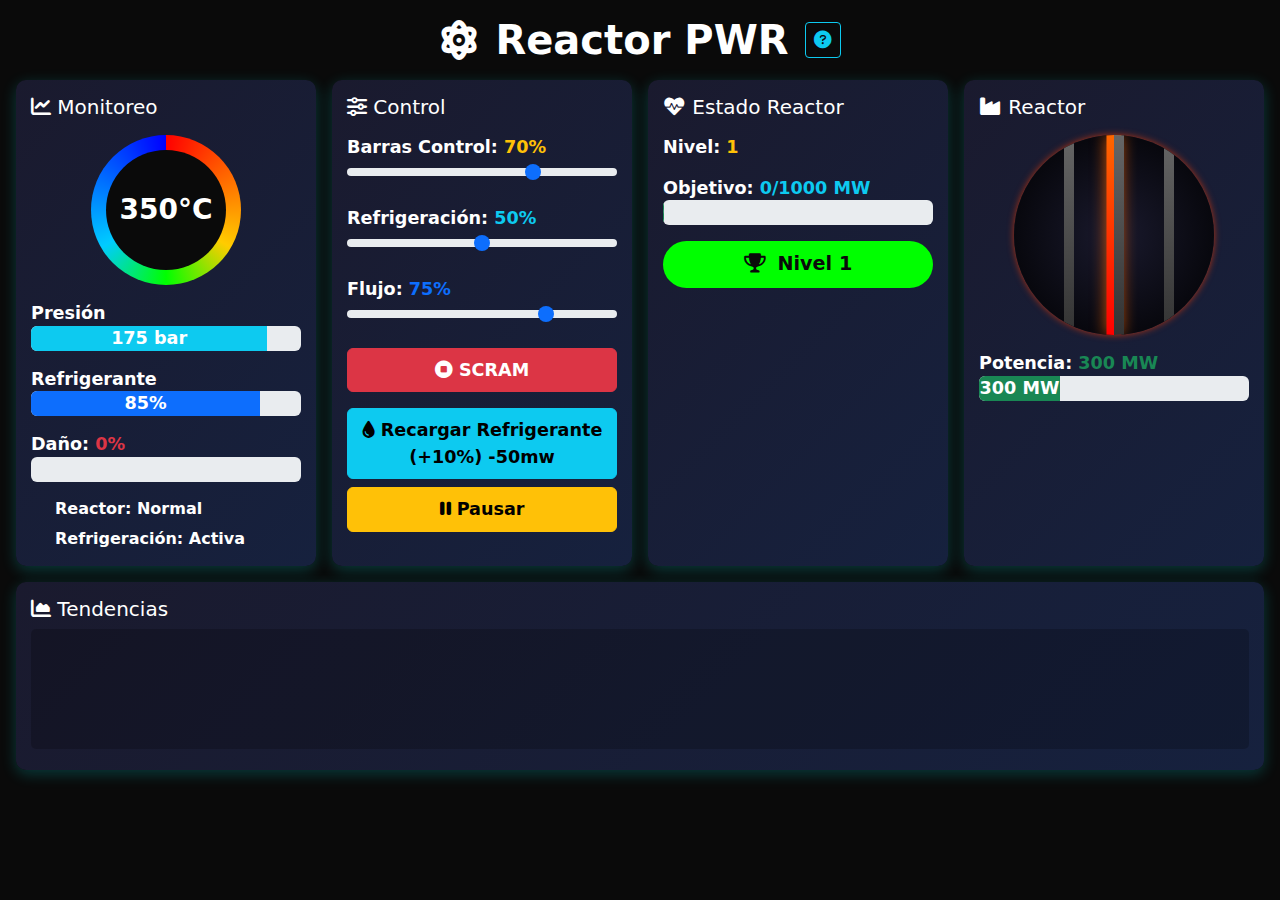
<file: index.html>
<!DOCTYPE html>
<html lang="es">
<head>
    <meta charset="UTF-8">
    <meta name="viewport" content="width=device-width, initial-scale=1.0">
    <title>Simulador Reactor Nuclear PWR</title>
    <link href="https://cdn.jsdelivr.net/npm/bootstrap@5.3.0/dist/css/bootstrap.min.css" rel="stylesheet">
    <link href="https://cdnjs.cloudflare.com/ajax/libs/font-awesome/6.0.0/css/all.min.css" rel="stylesheet">
    <link rel="stylesheet" href="styles.css">
</head>
<body>
    <div class="container-fluid p-3">
        <h1 class="text-center mb-3 fw-bold d-flex align-items-center justify-content-center gap-3">
            <i class="fas fa-atom"></i> Reactor PWR
            <a href="ayuda.html" class="btn btn-outline-info btn-sm" title="Ver ayuda">
                <i class="fas fa-question-circle"></i>
            </a>
        </h1>

        <!-- Alertas -->
        <div class="alert alert-danger py-2" id="criticalAlert" role="alert">
            <i class="fas fa-exclamation-triangle"></i> ¡CRÍTICO! SCRAM inmediato
        </div>
        <div class="alert alert-warning py-2" id="warningAlert" role="alert">
            <i class="fas fa-exclamation-circle"></i> Alerta: Sistema fuera de rango
        </div>

        <div class="row g-3">
            <!-- Panel de Monitoreo -->
            <div class="col-lg-3 col-md-6">
                <div class="panel">
                    <h3 class="fs-5 mb-3"><i class="fas fa-chart-line"></i> Monitoreo</h3>
                    
                    <div class="gauge-container mb-3">
                        <div class="gauge">
                            <div class="gauge-inner" id="tempDisplay">350°C</div>
                        </div>
                    </div>
                    
                    <div class="mb-3">
                        <label class="fw-bold fs-6">Presión</label>
                        <div class="progress" style="height: 25px">
                            <div class="progress-bar bg-info fs-6" id="pressureBar" style="width: 70%">155 bar</div>
                        </div>
                    </div>
                    
                    <div class="mb-3">
                        <label class="fw-bold fs-6">Refrigerante</label>
                        <div class="progress" style="height: 25px">
                            <div class="progress-bar bg-primary fs-6" id="coolantBar" style="width: 85%">85%</div>
                        </div>
                    </div>

                    <div class="mb-3">
                        <label class="fw-bold fs-6">Daño: <span id="damageValue" class="text-danger">0%</span></label>
                        <div class="progress" style="height: 25px">
                            <div class="progress-bar bg-danger fs-6" id="damageBar" style="width: 0%"></div>
                        </div>
                    </div>
                    
                    <div class="status-grid">
                        <div class="status-item">
                            <span class="status-indicator" id="reactorStatus"></span>
                            <span class="fw-bold">Reactor: <span id="reactorState">Normal</span></span>
                        </div>
                        <div class="status-item">
                            <span class="status-indicator" id="coolantStatus"></span>
                            <span class="fw-bold">Refrigeración: <span id="coolantState">Activa</span></span>
                        </div>
                    </div>
                </div>
            </div>
            
            <!-- Panel de Control -->
            <div class="col-lg-3 col-md-6">
                <div class="panel">
                    <h3 class="fs-5 mb-3"><i class="fas fa-sliders-h"></i> Control</h3>
                    
                    <div class="mb-3">
                        <label class="fw-bold fs-6">Barras Control: <span id="rodValue" class="text-warning">70%</span></label>
                        <input type="range" class="form-range" id="controlRods" min="0" max="100" value="70">
                    </div>
                    
                    <div class="mb-3">
                        <label class="fw-bold fs-6">Refrigeración: <span id="coolingValue" class="text-info">50%</span></label>
                        <input type="range" class="form-range" id="coolingSpeed" min="0" max="100" value="50">
                    </div>
                    
                    <div class="mb-3">
                        <label class="fw-bold fs-6">Flujo: <span id="flowValue" class="text-primary">75%</span></label>
                        <input type="range" class="form-range" id="coolantFlow" min="0" max="100" value="75">
                    </div>
                    
                    <button class="btn btn-danger w-100 fw-bold py-2 mb-2" id="scramButton">
                        <i class="fas fa-stop-circle"></i> SCRAM
                    </button>

                    <button class="btn btn-info w-100 fw-bold py-2 mt-2" onclick="reactor.rechargeCoolant()">
                        <i class="fas fa-tint"></i> Recargar Refrigerante (+10%) -50mw
                    </button>

                    <button class="btn btn-success w-100 fw-bold py-2" id="nextLevelBtn" style="display: none !important;">
                        <i class="fas fa-arrow-up"></i> Siguiente Nivel
                    </button>
                    <!-- Botón de pausa corregido -->
                    <button class="btn btn-warning w-100 fw-bold py-2 mt-2" id="pauseBtn" onclick="reactor.togglePause()">
                        <i class="fas fa-pause"></i> Pausar
                    </button>
                </div>
            </div>

            <!-- Panel de Estado del Reactor -->
            <div class="col-lg-3 col-md-6">
                <div class="panel">
                    <h3 class="fs-5 mb-3"><i class="fas fa-heartbeat"></i> Estado Reactor</h3>
                    
                    <div class="mb-3">
                        <label class="fw-bold fs-6">Nivel: <span id="levelDisplay" class="text-warning">1</span></label>
                    </div>
                    
                    <div class="mb-3">
                        <label class="fw-bold fs-6">Objetivo: <span id="targetDisplay" class="text-info">0/1000 MW</span></label>
                        <div class="progress" style="height: 25px">
                            <div class="progress-bar bg-success fs-6" id="progressDisplay" style="width: 0%"></div>
                        </div>
                    </div>

                    <div class="text-center">
                        <div class="level-badge">
                            <i class="fas fa-trophy"></i>
                            <span>Nivel <span id="currentLevelBadge">1</span></span>
                        </div>
                    </div>
                </div>
            </div>
            
            <!-- Visualización -->
            <div class="col-lg-3 col-md-6">
                <div class="panel">
                    <h3 class="fs-5 mb-3"><i class="fas fa-industry"></i> Reactor</h3>
                    
                    <div class="reactor-core mx-auto" id="reactorCore">
                        <div class="fuel-rod"></div>
                        <div class="control-rod" style="left: 25%;" id="rod1"></div>
                        <div class="control-rod" style="left: 50%;" id="rod2"></div>
                        <div class="control-rod" style="left: 75%;" id="rod3"></div>
                    </div>
                    
                    <div class="mt-3">
                        <label class="fw-bold fs-6">Potencia: <span id="powerValue" class="text-success">750 MW</span></label>
                        <div class="progress" style="height: 25px">
                            <div class="progress-bar bg-success fs-6" id="powerBar" style="width: 75%">750 MW</div>
                        </div>
                    </div>
                </div>
            </div>
        </div>
        
        <!-- Gráfico compacto -->
        <div class="row mt-3">
            <div class="col-12">
                <div class="panel">
                    <h3 class="fs-5 mb-2"><i class="fas fa-chart-area"></i> Tendencias</h3>
                    <canvas id="trendsChart" width="100%" height="120"></canvas>
                </div>
            </div>
        </div>
    </div>

    <script src="https://cdn.jsdelivr.net/npm/bootstrap@5.3.0/dist/js/bootstrap.bundle.min.js"></script>
    <script src="reactor.js"></script>
</body>
</html>
</file>
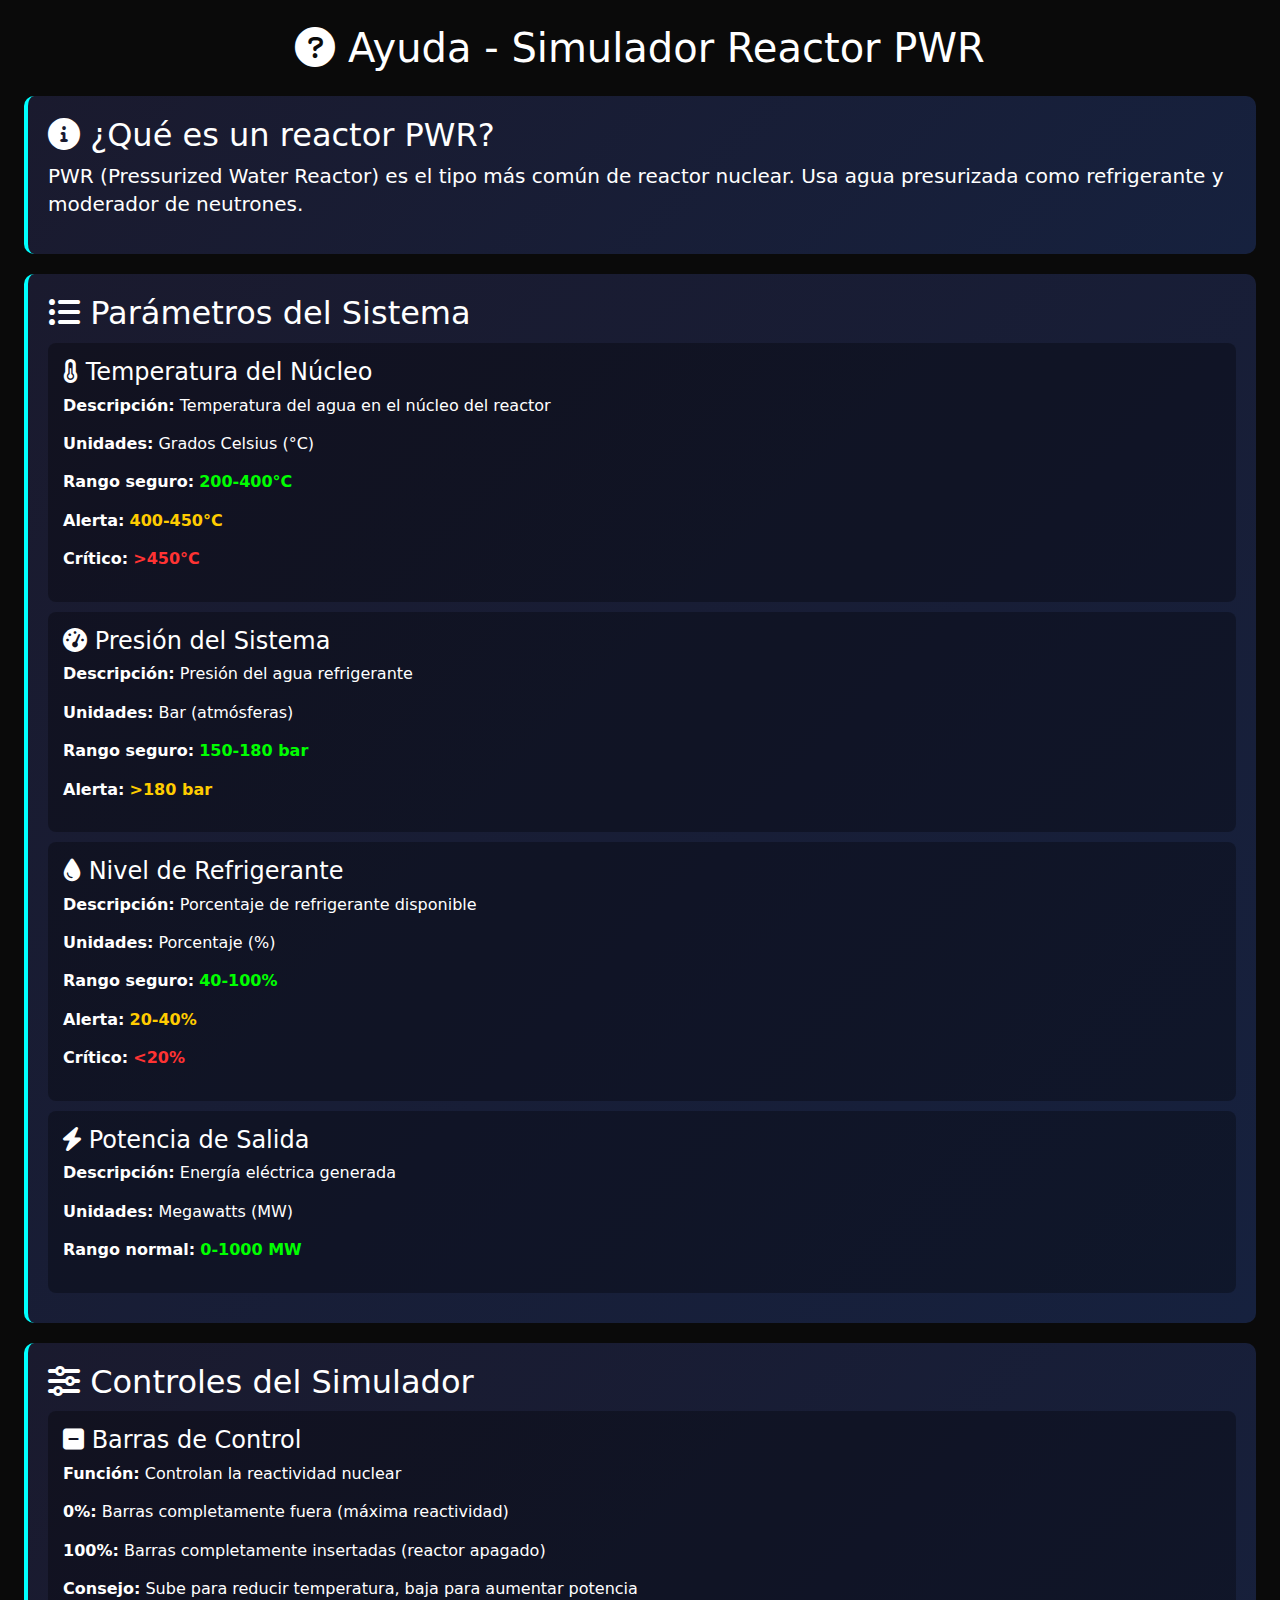
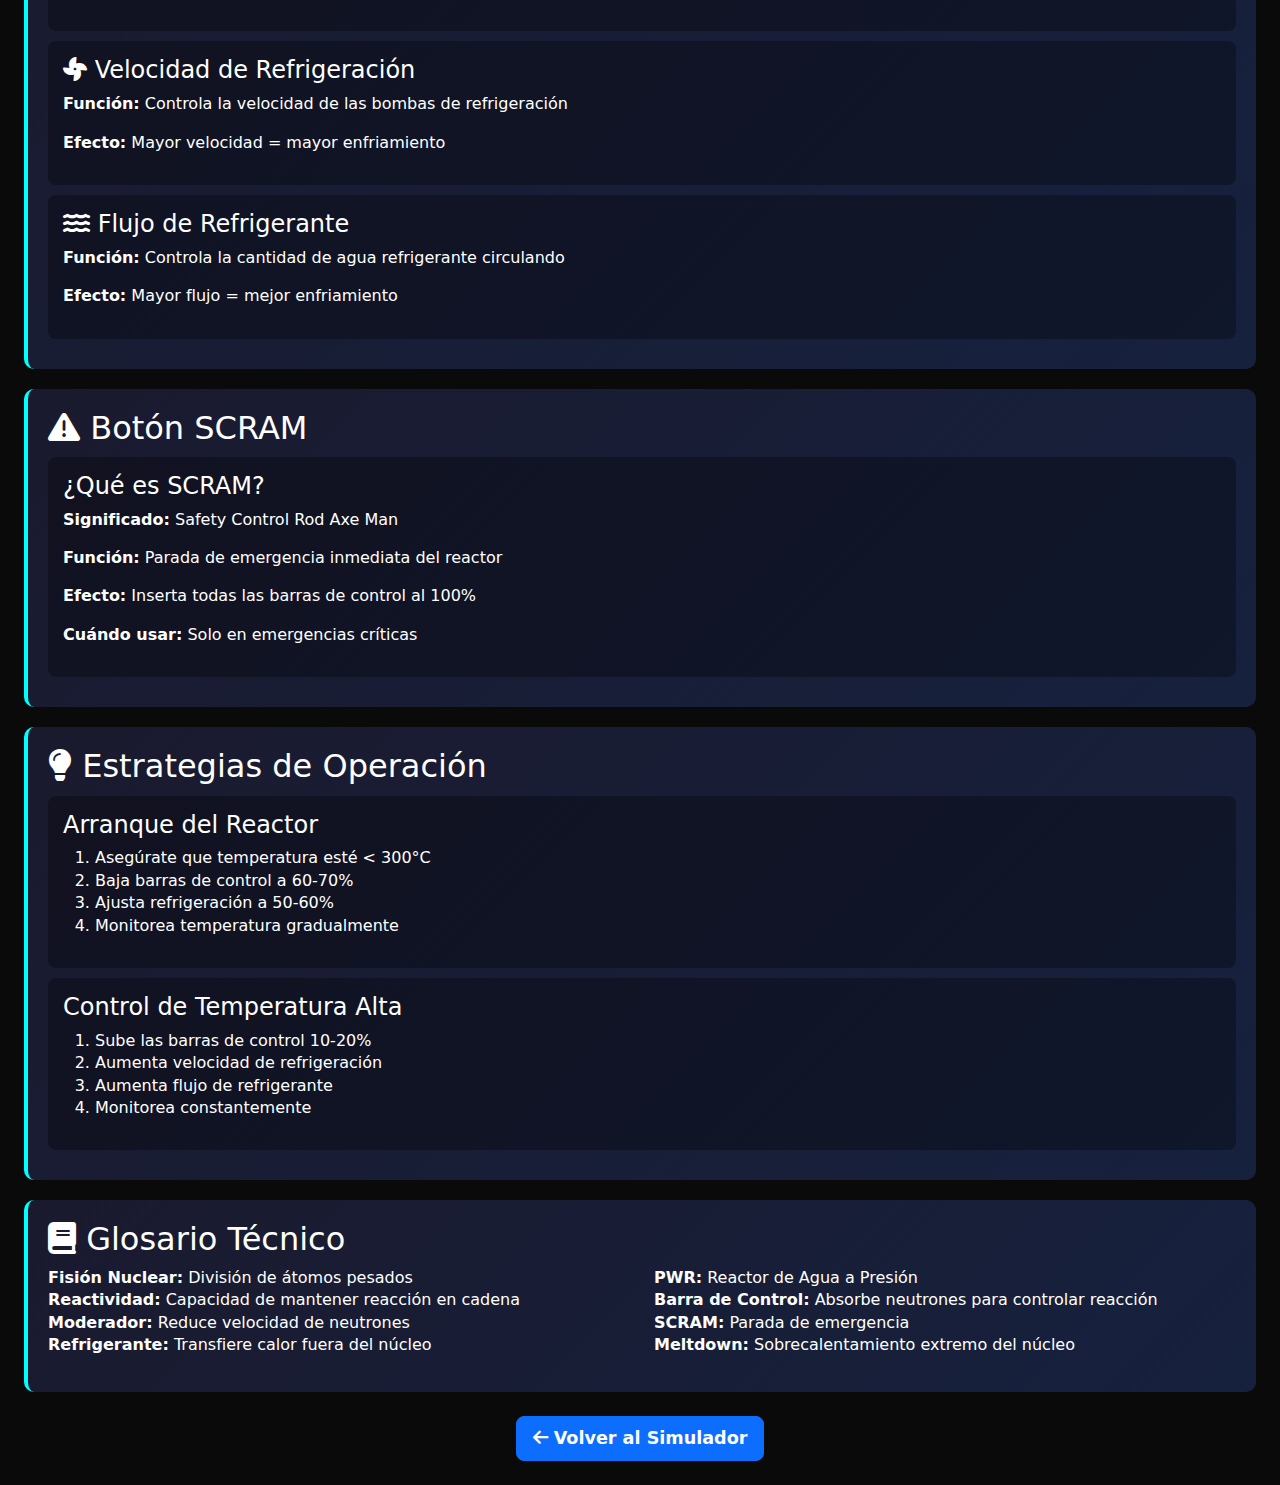
<file: ayuda.html>
<!DOCTYPE html>
<html lang="es">
<head>
    <meta charset="UTF-8">
    <meta name="viewport" content="width=device-width, initial-scale=1.0">
    <title>Ayuda - Simulador Reactor Nuclear PWR</title>
    <link href="https://cdn.jsdelivr.net/npm/bootstrap@5.3.0/dist/css/bootstrap.min.css" rel="stylesheet">
    <link href="https://cdnjs.cloudflare.com/ajax/libs/font-awesome/6.0.0/css/all.min.css" rel="stylesheet">
    <link rel="stylesheet" href="styles.css">
    <style>
        .help-section {
            background: var(--panel-bg);
            border-radius: 10px;
            padding: 20px;
            margin-bottom: 20px;
            border-left: 4px solid var(--accent-color);
        }
        
        .parameter-card {
            background: rgba(0, 0, 0, 0.3);
            border-radius: 8px;
            padding: 15px;
            margin: 10px 0;
        }
        
        .safe-range {
            color: var(--success-color);
            font-weight: bold;
        }
        
        .warning-range {
            color: var(--warning-color);
            font-weight: bold;
        }
        
        .danger-range {
            color: var(--danger-color);
            font-weight: bold;
        }
    </style>
</head>
<body>
    <div class="container-fluid p-4">
        <h1 class="text-center mb-4">
            <i class="fas fa-question-circle"></i> Ayuda - Simulador Reactor PWR
        </h1>
        
        <div class="row">
            <div class="col-12">
                <!-- Introducción -->
                <div class="help-section">
                    <h2><i class="fas fa-info-circle"></i> ¿Qué es un reactor PWR?</h2>
                    <p class="fs-5">
                        PWR (Pressurized Water Reactor) es el tipo más común de reactor nuclear. 
                        Usa agua presurizada como refrigerante y moderador de neutrones.
                    </p>
                </div>

                <!-- Parámetros del Sistema -->
                <div class="help-section">
                    <h2><i class="fas fa-list-ul"></i> Parámetros del Sistema</h2>
                    
                    <div class="parameter-card">
                        <h4><i class="fas fa-thermometer-half"></i> Temperatura del Núcleo</h4>
                        <p><strong>Descripción:</strong> Temperatura del agua en el núcleo del reactor</p>
                        <p><strong>Unidades:</strong> Grados Celsius (°C)</p>
                        <p><strong>Rango seguro:</strong> <span class="safe-range">200-400°C</span></p>
                        <p><strong>Alerta:</strong> <span class="warning-range">400-450°C</span></p>
                        <p><strong>Crítico:</strong> <span class="danger-range">>450°C</span></p>
                    </div>

                    <div class="parameter-card">
                        <h4><i class="fas fa-tachometer-alt"></i> Presión del Sistema</h4>
                        <p><strong>Descripción:</strong> Presión del agua refrigerante</p>
                        <p><strong>Unidades:</strong> Bar (atmósferas)</p>
                        <p><strong>Rango seguro:</strong> <span class="safe-range">150-180 bar</span></p>
                        <p><strong>Alerta:</strong> <span class="warning-range">>180 bar</span></p>
                    </div>

                    <div class="parameter-card">
                        <h4><i class="fas fa-tint"></i> Nivel de Refrigerante</h4>
                        <p><strong>Descripción:</strong> Porcentaje de refrigerante disponible</p>
                        <p><strong>Unidades:</strong> Porcentaje (%)</p>
                        <p><strong>Rango seguro:</strong> <span class="safe-range">40-100%</span></p>
                        <p><strong>Alerta:</strong> <span class="warning-range">20-40%</span></p>
                        <p><strong>Crítico:</strong> <span class="danger-range"><20%</span></p>
                    </div>

                    <div class="parameter-card">
                        <h4><i class="fas fa-bolt"></i> Potencia de Salida</h4>
                        <p><strong>Descripción:</strong> Energía eléctrica generada</p>
                        <p><strong>Unidades:</strong> Megawatts (MW)</p>
                        <p><strong>Rango normal:</strong> <span class="safe-range">0-1000 MW</span></p>
                    </div>
                </div>

                <!-- Controles -->
                <div class="help-section">
                    <h2><i class="fas fa-sliders-h"></i> Controles del Simulador</h2>
                    
                    <div class="parameter-card">
                        <h4><i class="fas fa-minus-square"></i> Barras de Control</h4>
                        <p><strong>Función:</strong> Controlan la reactividad nuclear</p>
                        <p><strong>0%:</strong> Barras completamente fuera (máxima reactividad)</p>
                        <p><strong>100%:</strong> Barras completamente insertadas (reactor apagado)</p>
                        <p><strong>Consejo:</strong> Sube para reducir temperatura, baja para aumentar potencia</p>
                    </div>

                    <div class="parameter-card">
                        <h4><i class="fas fa-fan"></i> Velocidad de Refrigeración</h4>
                        <p><strong>Función:</strong> Controla la velocidad de las bombas de refrigeración</p>
                        <p><strong>Efecto:</strong> Mayor velocidad = mayor enfriamiento</p>
                    </div>

                    <div class="parameter-card">
                        <h4><i class="fas fa-water"></i> Flujo de Refrigerante</h4>
                        <p><strong>Función:</strong> Controla la cantidad de agua refrigerante circulando</p>
                        <p><strong>Efecto:</strong> Mayor flujo = mejor enfriamiento</p>
                    </div>
                </div>

                <!-- Botón SCRAM -->
                <div class="help-section">
                    <h2><i class="fas fa-exclamation-triangle"></i> Botón SCRAM</h2>
                    <div class="parameter-card">
                        <h4>¿Qué es SCRAM?</h4>
                        <p><strong>Significado:</strong> Safety Control Rod Axe Man</p>
                        <p><strong>Función:</strong> Parada de emergencia inmediata del reactor</p>
                        <p><strong>Efecto:</strong> Inserta todas las barras de control al 100%</p>
                        <p><strong>Cuándo usar:</strong> Solo en emergencias críticas</p>
                    </div>
                </div>

                <!-- Estrategias de Operación -->
                <div class="help-section">
                    <h2><i class="fas fa-lightbulb"></i> Estrategias de Operación</h2>
                    
                    <div class="parameter-card">
                        <h4>Arranque del Reactor</h4>
                        <ol>
                            <li>Asegúrate que temperatura esté < 300°C</li>
                            <li>Baja barras de control a 60-70%</li>
                            <li>Ajusta refrigeración a 50-60%</li>
                            <li>Monitorea temperatura gradualmente</li>
                        </ol>
                    </div>

                    <div class="parameter-card">
                        <h4>Control de Temperatura Alta</h4>
                        <ol>
                            <li>Sube las barras de control 10-20%</li>
                            <li>Aumenta velocidad de refrigeración</li>
                            <li>Aumenta flujo de refrigerante</li>
                            <li>Monitorea constantemente</li>
                        </ol>
                    </div>
                </div>

                <!-- Glosario -->
                <div class="help-section">
                    <h2><i class="fas fa-book"></i> Glosario Técnico</h2>
                    <div class="row">
                        <div class="col-md-6">
                            <ul class="list-unstyled">
                                <li><strong>Fisión Nuclear:</strong> División de átomos pesados</li>
                                <li><strong>Reactividad:</strong> Capacidad de mantener reacción en cadena</li>
                                <li><strong>Moderador:</strong> Reduce velocidad de neutrones</li>
                                <li><strong>Refrigerante:</strong> Transfiere calor fuera del núcleo</li>
                            </ul>
                        </div>
                        <div class="col-md-6">
                            <ul class="list-unstyled">
                                <li><strong>PWR:</strong> Reactor de Agua a Presión</li>
                                <li><strong>Barra de Control:</strong> Absorbe neutrones para controlar reacción</li>
                                <li><strong>SCRAM:</strong> Parada de emergencia</li>
                                <li><strong>Meltdown:</strong> Sobrecalentamiento extremo del núcleo</li>
                            </ul>
                        </div>
                    </div>
                </div>

                <!-- Volver -->
                <div class="text-center mt-4">
                    <a href="index.html" class="btn btn-primary btn-lg">
                        <i class="fas fa-arrow-left"></i> Volver al Simulador
                    </a>
                </div>
            </div>
        </div>
    </div>

    <script src="https://cdn.jsdelivr.net/npm/bootstrap@5.3.0/dist/js/bootstrap.bundle.min.js"></script>
</body>
</html>
</file>
<file: styles.css>
/* Variables globales */
:root {
    --bg-color: #0a0a0a;
    --panel-bg: linear-gradient(135deg, #1a1a2e, #16213e);
    --text-color: #ffffff;
    --accent-color: #00ffff;
    --danger-color: #ff3333;
    --warning-color: #ffcc00;
    --success-color: #00ff00;
    --info-color: #00ccff;
}

body {
    background-color: var(--bg-color);
    color: var(--text-color);
    font-size: 16px;
    line-height: 1.4;
}

/* Paneles compactos */
.panel {
    background: var(--panel-bg);
    border-radius: 10px;
    padding: 15px;
    box-shadow: 0 4px 15px rgba(0, 255, 255, 0.2);
    height: 100%;
}

/* Textos grandes */
.fs-5 { font-size: 1.25rem !important; }
.fs-6 { font-size: 1.1rem !important; }

/* Gauge compacto */
.gauge-container {
    display: flex;
    justify-content: center;
}

.gauge {
    width: 150px;
    height: 150px;
    border-radius: 50%;
    background: conic-gradient(
        from 0deg,
        #ff0000 0deg,
        #ff6600 60deg,
        #ffcc00 120deg,
        #00ff00 180deg,
        #00ccff 240deg,
        #0066ff 300deg,
        #0000ff 360deg
    );
    position: relative;
}

.gauge-inner {
    position: absolute;
    top: 15px;
    left: 15px;
    width: 120px;
    height: 120px;
    border-radius: 50%;
    background: var(--bg-color);
    display: flex;
    align-items: center;
    justify-content: center;
    font-size: 28px;
    font-weight: bold;
}

/* Reactor core más pequeño */
.reactor-core {
    width: 200px;
    height: 200px;
    position: relative;
    background: radial-gradient(circle, #1a1a2e, #000);
    border-radius: 50%;
    overflow: hidden;
    transition: all 0.3s ease;
}

.fuel-rod {
    position: absolute;
    width: 15px;
    height: 100%;
    background: linear-gradient(to bottom, #ff6600, #ff0000);
    top: 0;
    left: 50%;
    transform: translateX(-50%);
    box-shadow: 0 0 15px rgba(255, 102, 0, 0.8);
}

.control-rod {
    position: absolute;
    width: 10px;
    height: 100%;
    background: linear-gradient(to bottom, #666, #333);
    top: 0;
    transition: transform 0.3s ease;
}

/* Indicadores de estado compactos */
.status-grid {
    display: grid;
    gap: 8px;
}

.status-item {
    display: flex;
    align-items: center;
    font-size: 1rem;
}

.status-indicator {
    width: 16px;
    height: 16px;
    border-radius: 50%;
    margin-right: 8px;
}

.status-normal { background-color: var(--success-color); }
.status-warning { background-color: var(--warning-color); }
.status-critical { background-color: var(--danger-color); }

/* Alertas más pequeñas */
.alert {
    display: none;
    font-size: 1.1rem;
    margin-bottom: 10px;
}

/* Botones grandes */
.btn {
    font-size: 1.1rem;
    font-weight: bold;
}

/* Progress bars más grandes */
.progress {
    height: 25px;
}

.progress-bar {
    font-size: 1rem;
    font-weight: bold;
    display: flex;
    align-items: center;
    justify-content: center;
}

/* Range sliders más grandes */
.form-range {
    height: 1.5rem;
}

/* Efectos de daño */
.reactor-core.damaged {
    animation: shake 0.5s infinite;
}

@keyframes shake {
    0%, 100% { transform: translateX(0); }
    25% { transform: translateX(-2px); }
    75% { transform: translateX(2px); }
}

/* Efecto de advertencia de daño */
.damage-warning {
    animation: damage-pulse 1s infinite;
}

@keyframes damage-pulse {
    0%, 100% { opacity: 1; }
    50% { opacity: 0.5; }
}

/* Barra de progreso del nivel */
.level-badge {
    background: var(--success-color);
    color: var(--bg-color);
    padding: 10px 20px;
    border-radius: 50px;
    font-weight: bold;
    font-size: 1.2rem;
}

.level-badge i {
    margin-right: 5px;
}

/* Responsive mejorado */
@media (max-width: 768px) {
    .container-fluid {
        padding: 10px;
    }
    
    .gauge {
        width: 120px;
        height: 120px;
    }
    
    .gauge-inner {
        width: 90px;
        height: 90px;
        font-size: 20px;
    }
    
    .reactor-core {
        width: 150px;
        height: 150px;
    }
    
    body {
        font-size: 14px;
    }
}

/* Animaciones */
.alert {
    animation: pulse 1s infinite;
}

@keyframes pulse {
    0%, 100% { opacity: 1; }
    50% { opacity: 0.7; }
}

/* Hover effects */
.panel:hover {
    box-shadow: 0 6px 20px rgba(0, 255, 255, 0.3);
}

/* Gráfico compacto */
#trendsChart {
    width: 100%;
    height: 120px;
    background: rgba(0, 0, 0, 0.2);
    border-radius: 5px;
}

/* Daño visual en reactor */
.reactor-core.severe-damage {
    filter: brightness(0.7) contrast(1.2);
    box-shadow: 0 0 30px rgba(255, 0, 0, 0.8) !important;
}
/* Efecto de explosión */
.explosion {
    position: fixed;
    top: 0;
    left: 0;
    width: 100%;
    height: 100%;
    background: radial-gradient(circle, #ff6600, #ff0000);
    z-index: 9999;
    animation: explode 0.5s ease-out;
    display: none;
}

@keyframes explode {
    0% {
        transform: scale(0);
        opacity: 1;
    }
    100% {
        transform: scale(2);
        opacity: 0;
    }
}

.reactor-core.meltdown {
    animation: meltdown 2s infinite;
    background: radial-gradient(circle, #ff0000, #660000) !important;
}

@keyframes meltdown {
    0%, 100% { transform: scale(1) rotate(0deg); }
    50% { transform: scale(1.1) rotate(5deg); }
}

.damage-critical {
    animation: critical-pulse 0.3s infinite;
    border: 3px solid #ff0000 !important;
}

@keyframes critical-pulse {
    0%, 100% { box-shadow: 0 0 20px #ff0000; }
    50% { box-shadow: 0 0 40px #ff0000; }
}
</file>
